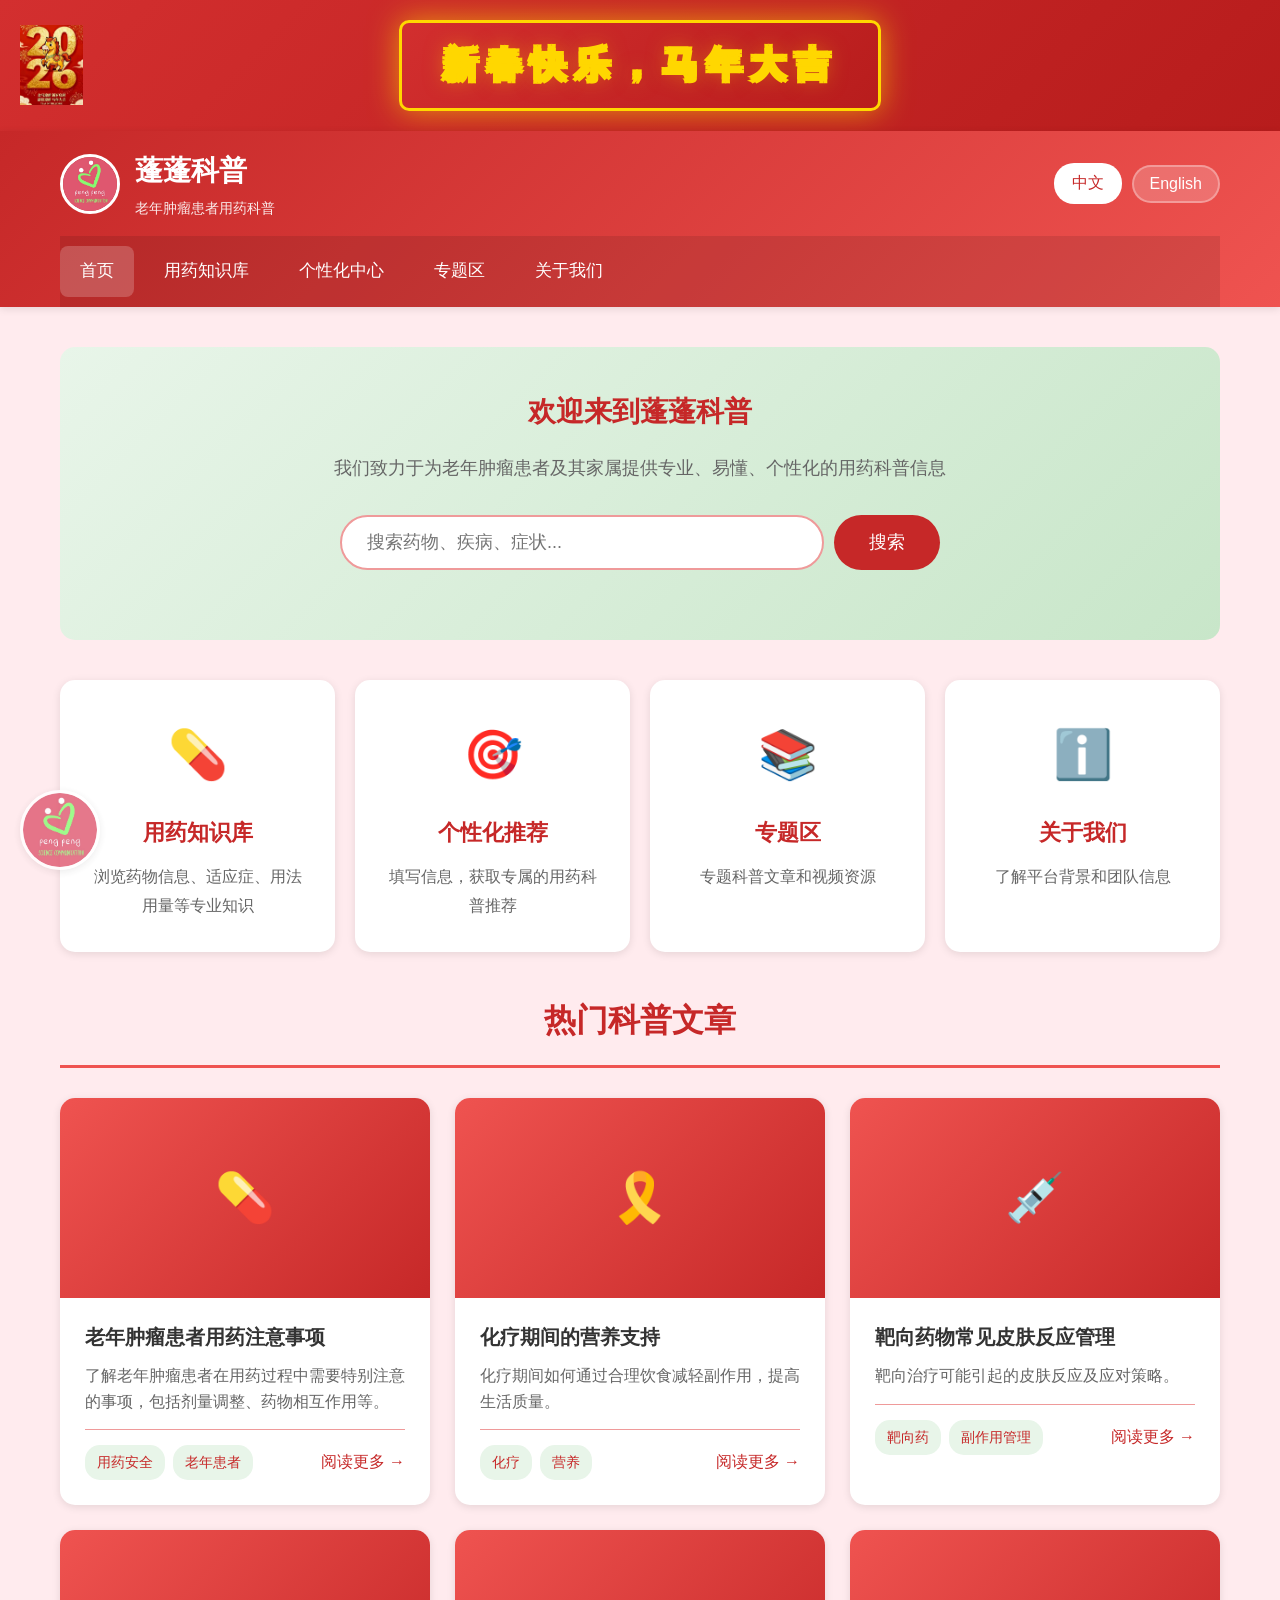
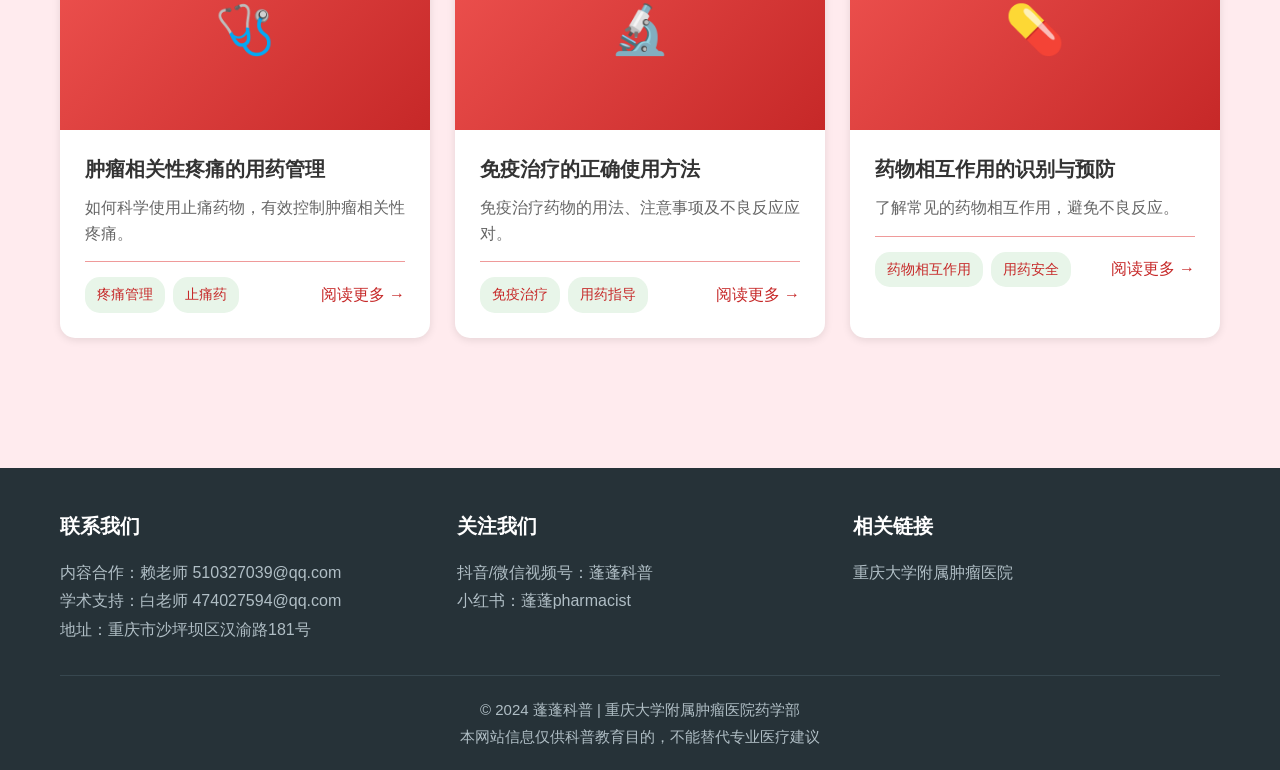
<file: index.html>
<!DOCTYPE html>
<html lang="zh-CN">
<head>
    <meta charset="UTF-8">
    <meta name="viewport" content="width=device-width, initial-scale=1.0">
    <meta name="description" content="蓬蓬科普 - 老年肿瘤患者用药科普个性化推荐网站，为老年肿瘤患者及其家属提供专业、易懂、个性化的用药科普信息">
    <meta name="keywords" content="蓬蓬科普,老年肿瘤,用药科普,个性化推荐,健康教育">
    <meta name="author" content="重庆大学附属肿瘤医院药学部">
    <meta name="msvalidate.01" content="B9755FB3E44C961DEE1B892C53C712BC" />
    <meta name="bing-site-verification" content="B9755FB3E44C961DEE1B892C53C712BC" />
    <link rel="canonical" href="https://feibaibai.github.io/pengpeng-health-education/">
    <title>蓬蓬科普 Pengpeng Health - 老年肿瘤患者用药科普</title>
    <link rel="stylesheet" href="static/css/style.css?v=2">
</head>
<body>
    <!-- 新春横幅 -->
    <div class="new-year-banner">
        <img src="static/img/马年大吉.jpg" alt="马年大吉" class="banner-image">
        <h1 class="banner-title">新春快乐，马年大吉</h1>
    </div>

    <!-- 顶部导航栏 -->
    <header>
        <div class="container">
            <div class="header-top">
                <div class="logo-area">
                    <img src="static/img/LOGO.png" alt="蓬蓬科普 Logo">
                    <div>
                        <h1 class="lang-zh">蓬蓬科普</h1>
                        <h1 class="lang-en">Pengpeng Health</h1>
                        <p class="english-name lang-zh">老年肿瘤患者用药科普</p>
                        <p class="english-name lang-en">Medication Education for Cancer Patients</p>
                    </div>
                </div>
                <div class="lang-switch">
                    <button data-lang="zh" class="active">中文</button>
                    <button data-lang="en">English</button>
                </div>
            </div>
            <nav>
                <ul>
                    <li><a href="index.html" class="active" data-i18n="nav.home">首页</a></li>
                    <li><a href="pages/knowledge.html" data-i18n="nav.knowledge">用药知识库</a></li>
                    <li><a href="pages/personal.html" data-i18n="nav.personal">个性化中心</a></li>
                    <li><a href="pages/topics.html" data-i18n="nav.topics">专题区</a></li>
                    <li><a href="pages/about.html" data-i18n="nav.about">关于我们</a></li>
                </ul>
            </nav>
        </div>
    </header>

    <!-- 主内容区 -->
    <main>
        <div class="container">
            <!-- 欢迎区 -->
            <section class="welcome-section">
                <h2 class="lang-zh">欢迎来到蓬蓬科普</h2>
                <h2 class="lang-en">Welcome to Pengpeng Health</h2>
                <p class="lang-zh">我们致力于为老年肿瘤患者及其家属提供专业、易懂、个性化的用药科普信息</p>
                <p class="lang-en">Dedicated to providing professional, easy-to-understand, and personalized medication education for elderly cancer patients and their families</p>

                <!-- 搜索框 -->
                <div class="search-section">
                    <form class="search-box search-form">
                        <input type="text"
                               class="lang-zh"
                               placeholder="搜索药物、疾病、症状..."
                               data-i18n-placeholder="home.searchPlaceholder">
                        <input type="text"
                               class="lang-en hidden"
                               placeholder="Search drugs, diseases, symptoms..."
                               data-i18n-placeholder="home.searchPlaceholder">
                        <button type="submit" class="lang-zh">搜索</button>
                        <button type="submit" class="lang-en hidden">Search</button>
                    </form>
                </div>
            </section>

            <!-- 快速导航 -->
            <section class="quick-nav">
                <div class="nav-card" onclick="location.href='pages/knowledge.html'">
                    <div class="icon">💊</div>
                    <h3 class="lang-zh">用药知识库</h3>
                    <h3 class="lang-en">Knowledge Base</h3>
                    <p class="lang-zh">浏览药物信息、适应症、用法用量等专业知识</p>
                    <p class="lang-en">Browse drug information, indications, dosages, and more</p>
                </div>
                <div class="nav-card" onclick="location.href='pages/personal.html'">
                    <div class="icon">🎯</div>
                    <h3 class="lang-zh">个性化推荐</h3>
                    <h3 class="lang-en">Personalized</h3>
                    <p class="lang-zh">填写信息，获取专属的用药科普推荐</p>
                    <p class="lang-en">Fill in your info for personalized recommendations</p>
                </div>
                <div class="nav-card" onclick="location.href='pages/topics.html'">
                    <div class="icon">📚</div>
                    <h3 class="lang-zh">专题区</h3>
                    <h3 class="lang-en">Topics</h3>
                    <p class="lang-zh">专题科普文章和视频资源</p>
                    <p class="lang-en">Featured articles and video resources</p>
                </div>
                <div class="nav-card" onclick="location.href='pages/about.html'">
                    <div class="icon">ℹ️</div>
                    <h3 class="lang-zh">关于我们</h3>
                    <h3 class="lang-en">About Us</h3>
                    <p class="lang-zh">了解平台背景和团队信息</p>
                    <p class="lang-en">Learn about our platform and team</p>
                </div>
            </section>

            <!-- 热门文章 -->
            <section class="articles-section">
                <h2 class="page-title lang-zh">热门科普文章</h2>
                <h2 class="page-title lang-en hidden">Featured Articles</h2>

                <div class="content-grid">
                    <!-- 文章卡片 1 -->
                    <div class="article-card">
                        <div class="thumbnail">💊</div>
                        <div class="content">
                            <h3 class="lang-zh">老年肿瘤患者用药注意事项</h3>
                            <h3 class="lang-en hidden">Medication Tips for Elderly Cancer Patients</h3>
                            <p class="lang-zh">了解老年肿瘤患者在用药过程中需要特别注意的事项，包括剂量调整、药物相互作用等。</p>
                            <p class="lang-en hidden">Learn about important considerations for elderly cancer patients, including dosage adjustments and drug interactions.</p>
                            <div class="meta">
                                <div class="tags">
                                    <span class="tag lang-zh">用药安全</span>
                                    <span class="tag lang-en hidden">Safety</span>
                                    <span class="tag lang-zh">老年患者</span>
                                    <span class="tag lang-en hidden">Elderly</span>
                                </div>
                                <a href="pages/article.html?id=1" class="read-more lang-zh">阅读更多 →</a>
                                <a href="pages/article.html?id=1" class="read-more lang-en hidden">Read More →</a>
                            </div>
                        </div>
                    </div>

                    <!-- 文章卡片 2 -->
                    <div class="article-card">
                        <div class="thumbnail">🎗️</div>
                        <div class="content">
                            <h3 class="lang-zh">化疗期间的营养支持</h3>
                            <h3 class="lang-en hidden">Nutritional Support During Chemotherapy</h3>
                            <p class="lang-zh">化疗期间如何通过合理饮食减轻副作用，提高生活质量。</p>
                            <p class="lang-en hidden">How to alleviate side effects and improve quality of life through proper nutrition during chemotherapy.</p>
                            <div class="meta">
                                <div class="tags">
                                    <span class="tag lang-zh">化疗</span>
                                    <span class="tag lang-en hidden">Chemotherapy</span>
                                    <span class="tag lang-zh">营养</span>
                                    <span class="tag lang-en hidden">Nutrition</span>
                                </div>
                                <a href="pages/article.html?id=2" class="read-more lang-zh">阅读更多 →</a>
                                <a href="pages/article.html?id=2" class="read-more lang-en hidden">Read More →</a>
                            </div>
                        </div>
                    </div>

                    <!-- 文章卡片 3 -->
                    <div class="article-card">
                        <div class="thumbnail">💉</div>
                        <div class="content">
                            <h3 class="lang-zh">靶向药物常见皮肤反应管理</h3>
                            <h3 class="lang-en hidden">Managing Skin Reactions from Targeted Therapy</h3>
                            <p class="lang-zh">靶向治疗可能引起的皮肤反应及应对策略。</p>
                            <p class="lang-en hidden">Common skin reactions caused by targeted therapy and management strategies.</p>
                            <div class="meta">
                                <div class="tags">
                                    <span class="tag lang-zh">靶向药</span>
                                    <span class="tag lang-en hidden">Targeted Therapy</span>
                                    <span class="tag lang-zh">副作用管理</span>
                                    <span class="tag lang-en hidden">Side Effects</span>
                                </div>
                                <a href="pages/article.html?id=3" class="read-more lang-zh">阅读更多 →</a>
                                <a href="pages/article.html?id=3" class="read-more lang-en hidden">Read More →</a>
                            </div>
                        </div>
                    </div>

                    <!-- 文章卡片 4 -->
                    <div class="article-card">
                        <div class="thumbnail">🩺</div>
                        <div class="content">
                            <h3 class="lang-zh">肿瘤相关性疼痛的用药管理</h3>
                            <h3 class="lang-en hidden">Medication Management for Cancer Pain</h3>
                            <p class="lang-zh">如何科学使用止痛药物，有效控制肿瘤相关性疼痛。</p>
                            <p class="lang-en hidden">How to scientifically use pain medications to effectively control cancer-related pain.</p>
                            <div class="meta">
                                <div class="tags">
                                    <span class="tag lang-zh">疼痛管理</span>
                                    <span class="tag lang-en hidden">Pain Management</span>
                                    <span class="tag lang-zh">止痛药</span>
                                    <span class="tag lang-en hidden">Pain Relief</span>
                                </div>
                                <a href="pages/article.html?id=4" class="read-more lang-zh">阅读更多 →</a>
                                <a href="pages/article.html?id=4" class="read-more lang-en hidden">Read More →</a>
                            </div>
                        </div>
                    </div>

                    <!-- 文章卡片 5 -->
                    <div class="article-card">
                        <div class="thumbnail">🔬</div>
                        <div class="content">
                            <h3 class="lang-zh">免疫治疗的正确使用方法</h3>
                            <h3 class="lang-en hidden">Proper Use of Immunotherapy</h3>
                            <p class="lang-zh">免疫治疗药物的用法、注意事项及不良反应应对。</p>
                            <p class="lang-en hidden">Usage, precautions, and management of adverse reactions for immunotherapy drugs.</p>
                            <div class="meta">
                                <div class="tags">
                                    <span class="tag lang-zh">免疫治疗</span>
                                    <span class="tag lang-en hidden">Immunotherapy</span>
                                    <span class="tag lang-zh">用药指导</span>
                                    <span class="tag lang-en hidden">Medication Guide</span>
                                </div>
                                <a href="pages/article.html?id=5" class="read-more lang-zh">阅读更多 →</a>
                                <a href="pages/article.html?id=5" class="read-more lang-en hidden">Read More →</a>
                            </div>
                        </div>
                    </div>

                    <!-- 文章卡片 6 -->
                    <div class="article-card">
                        <div class="thumbnail">💊</div>
                        <div class="content">
                            <h3 class="lang-zh">药物相互作用的识别与预防</h3>
                            <h3 class="lang-en hidden">Identifying and Preventing Drug Interactions</h3>
                            <p class="lang-zh">了解常见的药物相互作用，避免不良反应。</p>
                            <p class="lang-en hidden">Understand common drug interactions and avoid adverse reactions.</p>
                            <div class="meta">
                                <div class="tags">
                                    <span class="tag lang-zh">药物相互作用</span>
                                    <span class="tag lang-en hidden">Drug Interactions</span>
                                    <span class="tag lang-zh">用药安全</span>
                                    <span class="tag lang-en hidden">Safety</span>
                                </div>
                                <a href="pages/article.html?id=6" class="read-more lang-zh">阅读更多 →</a>
                                <a href="pages/article.html?id=6" class="read-more lang-en hidden">Read More →</a>
                            </div>
                        </div>
                    </div>
                </div>
            </section>
        </div>
    </main>

    <!-- 页脚 -->
    <footer>
        <div class="container">
            <div class="footer-content">
                <div class="footer-section">
                    <h4 class="lang-zh">联系我们</h4>
                    <h4 class="lang-en hidden">Contact Us</h4>
                    <p class="lang-zh">内容合作：赖老师 510327039@qq.com</p>
                    <p class="lang-en hidden">Content: Lao Laoshi 510327039@qq.com</p>
                    <p class="lang-zh">学术支持：白老师 474027594@qq.com</p>
                    <p class="lang-en hidden">Academic: Bai Laoshi 474027594@qq.com</p>
                    <p class="lang-zh">地址：重庆市沙坪坝区汉渝路181号</p>
                    <p class="lang-en hidden">Address: No. 181 Hanyu Road, Shapingba, Chongqing</p>
                </div>
                <div class="footer-section">
                    <h4 class="lang-zh">关注我们</h4>
                    <h4 class="lang-en hidden">Follow Us</h4>
                    <p class="lang-zh">抖音/微信视频号：蓬蓬科普</p>
                    <p class="lang-en hidden">Douyin/WeChat: 蓬蓬科普</p>
                    <p class="lang-zh">小红书：蓬蓬pharmacist</p>
                    <p class="lang-en hidden">Xiaohongshu: 蓬蓬pharmacist</p>
                </div>
                <div class="footer-section">
                    <h4 class="lang-zh">相关链接</h4>
                    <h4 class="lang-en hidden">Links</h4>
                    <p><a href="https://www.cqch.cn" target="_blank">重庆大学附属肿瘤医院</a></p>
                </div>
            </div>
            <div class="footer-bottom">
                <p class="lang-zh">&copy; 2024 蓬蓬科普 | 重庆大学附属肿瘤医院药学部</p>
                <p class="lang-en hidden">&copy; 2024 Pengpeng Health | Department of Pharmacy, Chongqing University Cancer Hospital</p>
                <p class="lang-zh">本网站信息仅供科普教育目的，不能替代专业医疗建议</p>
                <p class="lang-en hidden">Information on this website is for educational purposes only and cannot replace professional medical advice</p>
            </div>
        </div>
    </footer>

    <!-- 左下角固定Logo -->
    <div class="fixed-logo">
        <img src="static/img/LOGO.png" alt="蓬蓬科普 Logo">
    </div>

    <script src="static/js/app.js"></script>
</body>
</html>
</file>
<file: static/css/style.css>
/* 蓬蓬科普 Pengpeng Science Popularization */
/* 主样式表 - 适合老年用户设计 */

:root {
    --primary-color: #C62828;
    --secondary-color: #EF5350;
    --accent-color: #FF6F00;
    --text-color: #333333;
    --light-text: #666666;
    --bg-color: #FFEBEE;
    --white: #FFFFFF;
    --border-color: #EF9A9A;
    --shadow: 0 2px 8px rgba(0, 0, 0, 0.1);
    --shadow-hover: 0 4px 16px rgba(0, 0, 0, 0.15);
}

/* 基础样式 */
* {
    margin: 0;
    padding: 0;
    box-sizing: border-box;
}

body {
    font-family: 'Segoe UI', 'Microsoft YaHei', 'SimHei', Arial, sans-serif;
    font-size: 18px; /* 较大字体，适合老年用户 */
    line-height: 1.8;
    color: var(--text-color);
    background-color: var(--bg-color);
    min-height: 100vh;
    display: flex;
    flex-direction: column;
}

/* 容器 */
.container {
    max-width: 1200px;
    margin: 0 auto;
    padding: 0 20px;
}

/* 新春横幅 */
.new-year-banner {
    position: relative;
    background: linear-gradient(135deg, #D32F2F 0%, #B71C1C 100%);
    padding: 20px;
    display: flex;
    align-items: center;
    justify-content: center;
    overflow: hidden;
}

.banner-image {
    position: absolute;
    left: 20px;
    top: 50%;
    transform: translateY(-50%);
    height: 80px;
    width: auto;
    z-index: 2;
}

.banner-title {
    color: #FFD700;
    font-size: 36px;
    font-weight: 700;
    text-align: center;
    text-shadow:
        -2px -2px 0 #FFD700,
        2px -2px 0 #FFD700,
        -2px 2px 0 #FFD700,
        2px 2px 0 #FFD700,
        0 0 20px rgba(255, 215, 0, 0.5);
    letter-spacing: 8px;
    margin: 0;
    padding: 10px 40px;
    background: linear-gradient(135deg, rgba(211, 47, 47, 0.9) 0%, rgba(183, 28, 28, 0.9) 100%);
    border-radius: 10px;
    border: 3px solid #FFD700;
    box-shadow: 0 0 30px rgba(255, 215, 0, 0.6);
}

/* 顶部导航栏 */
header {
    background: linear-gradient(135deg, var(--primary-color) 0%, var(--secondary-color) 100%);
    color: var(--white);
    box-shadow: var(--shadow);
    position: sticky;
    top: 0;
    z-index: 1000;
}

.header-top {
    display: flex;
    justify-content: space-between;
    align-items: center;
    padding: 15px 0;
}

.logo-area {
    display: flex;
    align-items: center;
    gap: 15px;
}

.logo-area img {
    width: 60px;
    height: 60px;
    border-radius: 50%;
    border: 3px solid var(--white);
}

.logo-area h1 {
    font-size: 28px;
    font-weight: 600;
}

.logo-area .english-name {
    font-size: 14px;
    opacity: 0.9;
}

/* 语言切换按钮 */
.lang-switch {
    display: flex;
    gap: 10px;
    align-items: center;
}

.lang-switch button {
    background: rgba(255, 255, 255, 0.2);
    border: 2px solid rgba(255, 255, 255, 0.3);
    color: var(--white);
    padding: 8px 16px;
    border-radius: 20px;
    cursor: pointer;
    font-size: 16px;
    transition: all 0.3s;
}

.lang-switch button:hover,
.lang-switch button.active {
    background: var(--white);
    color: var(--primary-color);
}

/* 导航菜单 */
nav {
    background: rgba(0, 0, 0, 0.1);
    padding: 10px 0;
}

nav ul {
    display: flex;
    list-style: none;
    gap: 10px;
    flex-wrap: wrap;
}

nav a {
    color: var(--white);
    text-decoration: none;
    padding: 10px 20px;
    border-radius: 8px;
    transition: all 0.3s;
    font-size: 17px;
    display: inline-block;
}

nav a:hover,
nav a.active {
    background: rgba(255, 255, 255, 0.2);
}

/* 主内容区 */
main {
    flex: 1;
    padding: 40px 0;
}

/* 页面标题 */
.page-title {
    text-align: center;
    font-size: 32px;
    color: var(--primary-color);
    margin-bottom: 30px;
    padding-bottom: 15px;
    border-bottom: 3px solid var(--secondary-color);
}

/* 欢迎区 */
.welcome-section {
    background: linear-gradient(135deg, #E8F5E9 0%, #C8E6C9 100%);
    padding: 40px;
    border-radius: 15px;
    margin-bottom: 40px;
    text-align: center;
}

.welcome-section h2 {
    font-size: 28px;
    color: var(--primary-color);
    margin-bottom: 15px;
}

.welcome-section p {
    font-size: 18px;
    color: var(--light-text);
    line-height: 1.8;
}

/* 搜索框 */
.search-section {
    margin: 30px 0;
}

.search-box {
    display: flex;
    max-width: 600px;
    margin: 0 auto;
    gap: 10px;
}

.search-box input {
    flex: 1;
    padding: 15px 25px;
    font-size: 18px;
    border: 2px solid var(--border-color);
    border-radius: 30px;
    outline: none;
    transition: all 0.3s;
}

.search-box input:focus {
    border-color: var(--primary-color);
    box-shadow: 0 0 10px rgba(46, 125, 50, 0.2);
}

.search-box button {
    padding: 15px 35px;
    font-size: 18px;
    background: var(--primary-color);
    color: var(--white);
    border: none;
    border-radius: 30px;
    cursor: pointer;
    transition: all 0.3s;
}

.search-box button:hover {
    background: var(--secondary-color);
}

/* 快速导航卡片 */
.quick-nav {
    display: grid;
    grid-template-columns: repeat(auto-fit, minmax(250px, 1fr));
    gap: 20px;
    margin: 40px 0;
}

.nav-card {
    background: var(--white);
    padding: 30px;
    border-radius: 15px;
    text-align: center;
    box-shadow: var(--shadow);
    transition: all 0.3s;
    cursor: pointer;
    border: 2px solid transparent;
}

.nav-card:hover {
    transform: translateY(-5px);
    box-shadow: var(--shadow-hover);
    border-color: var(--primary-color);
}

.nav-card .icon {
    font-size: 48px;
    margin-bottom: 15px;
}

.nav-card h3 {
    font-size: 22px;
    color: var(--primary-color);
    margin-bottom: 10px;
}

.nav-card p {
    font-size: 16px;
    color: var(--light-text);
}

/* 内容网格 */
.content-grid {
    display: grid;
    grid-template-columns: repeat(auto-fill, minmax(300px, 1fr));
    gap: 25px;
    margin: 30px 0;
}

/* 文章卡片 */
.article-card {
    background: var(--white);
    border-radius: 15px;
    overflow: hidden;
    box-shadow: var(--shadow);
    transition: all 0.3s;
}

.article-card:hover {
    transform: translateY(-5px);
    box-shadow: var(--shadow-hover);
}

.article-card .thumbnail {
    width: 100%;
    height: 200px;
    background: linear-gradient(135deg, var(--secondary-color) 0%, var(--primary-color) 100%);
    display: flex;
    align-items: center;
    justify-content: center;
    color: var(--white);
    font-size: 48px;
}

.article-card .content {
    padding: 25px;
}

.article-card h3 {
    font-size: 20px;
    color: var(--text-color);
    margin-bottom: 12px;
    line-height: 1.4;
}

.article-card p {
    font-size: 16px;
    color: var(--light-text);
    margin-bottom: 15px;
    line-height: 1.6;
}

.article-card .meta {
    display: flex;
    justify-content: space-between;
    align-items: center;
    padding-top: 15px;
    border-top: 1px solid var(--border-color);
}

.article-card .tags {
    display: flex;
    gap: 8px;
    flex-wrap: wrap;
}

.article-card .tag {
    background: #E8F5E9;
    color: var(--primary-color);
    padding: 5px 12px;
    border-radius: 15px;
    font-size: 14px;
}

.article-card .read-more {
    color: var(--primary-color);
    text-decoration: none;
    font-size: 16px;
    font-weight: 500;
}

/* 表单样式 */
.form-section {
    background: var(--white);
    padding: 40px;
    border-radius: 15px;
    box-shadow: var(--shadow);
    max-width: 800px;
    margin: 0 auto;
}

.form-group {
    margin-bottom: 25px;
}

.form-group label {
    display: block;
    font-size: 18px;
    color: var(--text-color);
    margin-bottom: 10px;
    font-weight: 500;
}

.form-group input,
.form-group select,
.form-group textarea {
    width: 100%;
    padding: 12px 18px;
    font-size: 17px;
    border: 2px solid var(--border-color);
    border-radius: 10px;
    outline: none;
    transition: all 0.3s;
}

.form-group input:focus,
.form-group select:focus,
.form-group textarea:focus {
    border-color: var(--primary-color);
    box-shadow: 0 0 8px rgba(46, 125, 50, 0.2);
}

.form-group textarea {
    min-height: 120px;
    resize: vertical;
}

.form-group .hint {
    font-size: 14px;
    color: var(--light-text);
    margin-top: 8px;
}

.privacy-notice {
    background: #FFF3E0;
    border-left: 4px solid var(--accent-color);
    padding: 20px;
    border-radius: 8px;
    margin: 25px 0;
}

.privacy-notice h4 {
    color: var(--accent-color);
    font-size: 18px;
    margin-bottom: 10px;
}

.privacy-notice p {
    font-size: 16px;
    color: var(--text-color);
    line-height: 1.6;
}

.form-actions {
    text-align: center;
    margin-top: 30px;
}

.form-actions button {
    padding: 15px 50px;
    font-size: 19px;
    background: var(--primary-color);
    color: var(--white);
    border: none;
    border-radius: 30px;
    cursor: pointer;
    transition: all 0.3s;
}

.form-actions button:hover {
    background: var(--secondary-color);
    transform: translateY(-2px);
}

/* 分面筛选 */
.facet-section {
    background: var(--white);
    padding: 30px;
    border-radius: 15px;
    box-shadow: var(--shadow);
    margin-bottom: 30px;
}

.facet-section h3 {
    font-size: 22px;
    color: var(--primary-color);
    margin-bottom: 20px;
    padding-bottom: 10px;
    border-bottom: 2px solid var(--border-color);
}

.facet-group {
    margin-bottom: 25px;
}

.facet-group h4 {
    font-size: 18px;
    color: var(--text-color);
    margin-bottom: 12px;
}

.facet-options {
    display: flex;
    flex-wrap: wrap;
    gap: 10px;
}

.facet-option {
    padding: 10px 20px;
    background: #F5F5F5;
    border: 2px solid var(--border-color);
    border-radius: 20px;
    cursor: pointer;
    transition: all 0.3s;
    font-size: 16px;
}

.facet-option:hover {
    background: #E8F5E9;
    border-color: var(--secondary-color);
}

.facet-option.active {
    background: var(--primary-color);
    color: var(--white);
    border-color: var(--primary-color);
}

/* 专题区样式 */
.topic-grid {
    display: grid;
    grid-template-columns: repeat(auto-fill, minmax(350px, 1fr));
    gap: 25px;
}

.topic-card {
    background: var(--white);
    border-radius: 15px;
    overflow: hidden;
    box-shadow: var(--shadow);
    transition: all 0.3s;
}

.topic-card:hover {
    transform: translateY(-5px);
    box-shadow: var(--shadow-hover);
}

.topic-card .topic-header {
    padding: 25px;
    background: linear-gradient(135deg, var(--primary-color) 0%, var(--secondary-color) 100%);
    color: var(--white);
}

.topic-card .topic-header h3 {
    font-size: 22px;
    margin-bottom: 8px;
}

.topic-card .topic-header .topic-type {
    display: inline-block;
    background: rgba(255, 255, 255, 0.3);
    padding: 5px 12px;
    border-radius: 15px;
    font-size: 14px;
}

.topic-card .topic-content {
    padding: 25px;
}

.topic-card .topic-content p {
    font-size: 16px;
    color: var(--light-text);
    margin-bottom: 15px;
}

.topic-card .topic-files {
    list-style: none;
}

.topic-card .topic-files li {
    padding: 12px;
    background: #F5F5F5;
    border-radius: 8px;
    margin-bottom: 10px;
    display: flex;
    align-items: center;
    gap: 10px;
}

.topic-card .topic-files .file-icon {
    font-size: 24px;
}

.topic-card .topic-files .file-info {
    flex: 1;
}

.topic-card .topic-files .file-name {
    font-size: 16px;
    color: var(--text-color);
    font-weight: 500;
}

.topic-card .topic-files .file-type {
    font-size: 14px;
    color: var(--light-text);
}

/* 页脚 */
footer {
    background: #263238;
    color: #B0BEC5;
    padding: 40px 0 20px;
    margin-top: 60px;
}

.footer-content {
    display: grid;
    grid-template-columns: repeat(auto-fit, minmax(250px, 1fr));
    gap: 30px;
    margin-bottom: 30px;
}

.footer-section h4 {
    color: var(--white);
    font-size: 20px;
    margin-bottom: 15px;
}

.footer-section p,
.footer-section a {
    font-size: 16px;
    line-height: 1.8;
    color: #B0BEC5;
    text-decoration: none;
}

.footer-section a:hover {
    color: var(--white);
}

.footer-bottom {
    text-align: center;
    padding-top: 20px;
    border-top: 1px solid #37474F;
    font-size: 15px;
}

/* 左下角Logo固定定位 */
.fixed-logo {
    position: fixed;
    bottom: 20px;
    left: 20px;
    z-index: 999;
    opacity: 0.8;
    transition: all 0.3s;
}

.fixed-logo:hover {
    opacity: 1;
    transform: scale(1.05);
}

.fixed-logo img {
    width: 80px;
    height: 80px;
    border-radius: 50%;
    border: 3px solid var(--white);
    box-shadow: var(--shadow);
}

/* 文章详情页 */
.article-detail {
    background: var(--white);
    padding: 50px;
    border-radius: 15px;
    box-shadow: var(--shadow);
    max-width: 900px;
    margin: 0 auto;
}

.article-detail h1 {
    font-size: 32px;
    color: var(--text-color);
    margin-bottom: 20px;
    line-height: 1.4;
}

.article-detail .article-meta {
    padding: 15px 0;
    border-bottom: 2px solid var(--border-color);
    margin-bottom: 30px;
    color: var(--light-text);
    font-size: 16px;
}

.article-detail .article-content {
    font-size: 19px;
    line-height: 1.9;
    color: var(--text-color);
}

.article-detail .article-content h2 {
    font-size: 26px;
    color: var(--primary-color);
    margin: 30px 0 15px;
}

.article-detail .article-content h3 {
    font-size: 22px;
    color: var(--text-color);
    margin: 25px 0 12px;
}

.article-detail .article-content p {
    margin-bottom: 20px;
}

.article-detail .article-content ul,
.article-detail .article-content ol {
    margin: 20px 0;
    padding-left: 30px;
}

.article-detail .article-content li {
    margin-bottom: 10px;
}

.article-detail .article-tags {
    margin-top: 40px;
    padding-top: 20px;
    border-top: 2px solid var(--border-color);
}

.article-detail .back-button {
    display: inline-block;
    margin-top: 20px;
    padding: 12px 25px;
    background: var(--primary-color);
    color: var(--white);
    text-decoration: none;
    border-radius: 25px;
    transition: all 0.3s;
}

.article-detail .back-button:hover {
    background: var(--secondary-color);
}

/* 关于我们页面 */
.about-section {
    background: var(--white);
    padding: 40px;
    border-radius: 15px;
    box-shadow: var(--shadow);
    margin-bottom: 30px;
}

.about-section h2 {
    font-size: 26px;
    color: var(--primary-color);
    margin-bottom: 20px;
    padding-bottom: 10px;
    border-bottom: 2px solid var(--border-color);
}

.about-section h3 {
    font-size: 22px;
    color: var(--text-color);
    margin: 25px 0 15px;
}

.about-section p,
.about-section li {
    font-size: 17px;
    line-height: 1.8;
    color: var(--text-color);
    margin-bottom: 15px;
}

.team-grid {
    display: grid;
    grid-template-columns: repeat(auto-fit, minmax(200px, 1fr));
    gap: 20px;
    margin: 20px 0;
}

.team-member {
    text-align: center;
    padding: 20px;
    background: #F5F5F5;
    border-radius: 10px;
}

.disclaimer {
    background: #FFF3E0;
    border-left: 4px solid var(--accent-color);
    padding: 25px;
    border-radius: 8px;
    margin: 30px 0;
}

.disclaimer h3 {
    color: var(--accent-color);
    font-size: 22px;
    margin-bottom: 15px;
}

.disclaimer p {
    font-size: 16px;
    line-height: 1.7;
}

/* 响应式设计 */
@media (max-width: 768px) {
    .new-year-banner {
        padding: 15px 10px;
    }

    .banner-image {
        height: 50px;
        left: 10px;
    }

    .banner-title {
        font-size: 20px;
        padding: 8px 15px;
        letter-spacing: 4px;
    }

    body {
        font-size: 16px;
    }

    .container {
        padding: 0 15px;
    }

    .logo-area h1 {
        font-size: 22px;
    }

    nav ul {
        flex-direction: column;
        gap: 5px;
    }

    nav a {
        padding: 8px 15px;
        font-size: 16px;
    }

    .page-title {
        font-size: 26px;
    }

    .welcome-section {
        padding: 25px;
    }

    .welcome-section h2 {
        font-size: 22px;
    }

    .quick-nav {
        grid-template-columns: 1fr;
    }

    .search-box {
        flex-direction: column;
    }

    .search-box input,
    .search-box button {
        width: 100%;
    }

    .content-grid {
        grid-template-columns: 1fr;
    }

    .article-detail {
        padding: 25px;
    }

    .article-detail h1 {
        font-size: 24px;
    }

    .fixed-logo {
        bottom: 10px;
        left: 10px;
    }

    .fixed-logo img {
        width: 60px;
        height: 60px;
    }
}

/* 加载动画 */
.loading {
    display: flex;
    justify-content: center;
    align-items: center;
    padding: 50px;
}

.spinner {
    width: 50px;
    height: 50px;
    border: 4px solid #F5F5F5;
    border-top: 4px solid var(--primary-color);
    border-radius: 50%;
    animation: spin 1s linear infinite;
}

@keyframes spin {
    0% { transform: rotate(0deg); }
    100% { transform: rotate(360deg); }
}

/* 隐藏类 */
.hidden {
    display: none !important;
}

/* 语言切换显示 */
[data-lang="zh"] .lang-en {
    display: none;
}

[data-lang="en"] .lang-zh {
    display: none;
}
</file>
